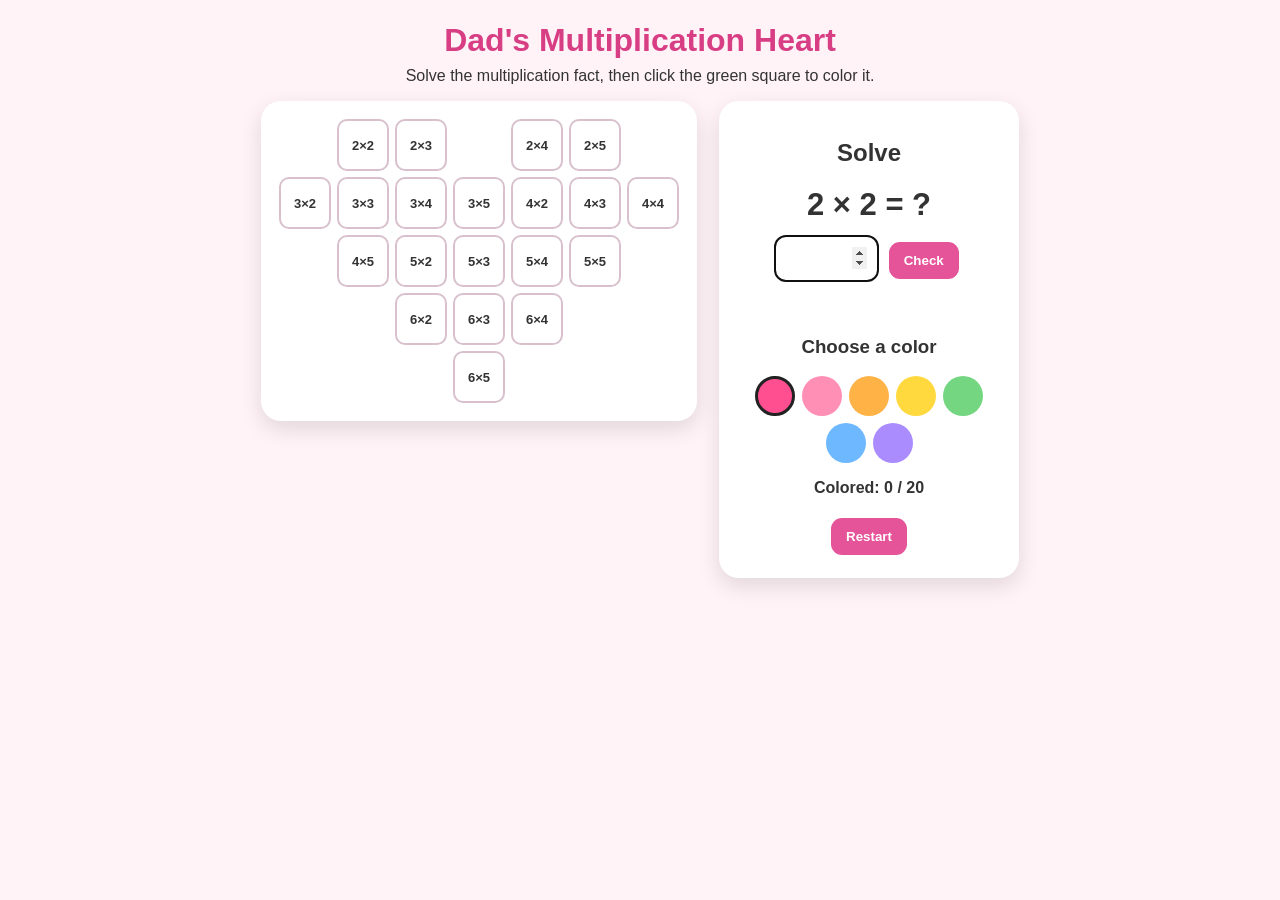
<file: dad-multiplication-heart/index.html>
<!DOCTYPE html>
<html lang="en">
<head>
<meta charset="UTF-8">
<meta name="viewport" content="width=device-width, initial-scale=1.0">
<title>Best Dad Ever Multiplication Heart</title>
<style>
*{box-sizing:border-box}
body{margin:0;min-height:100vh;font-family:Arial,sans-serif;background:#fff3f8;color:#333;display:flex;justify-content:center;align-items:flex-start;padding:18px;transition:background 1s ease;overflow-x:hidden}
body.finished{background:#ff86b5}
.game{width:min(900px,100%);text-align:center;position:relative;z-index:2}
h1{margin:4px 0 8px;color:#d83e83}.subtitle{margin:0 0 16px}
.layout{display:flex;justify-content:center;align-items:flex-start;gap:22px;flex-wrap:wrap}
.card{background:white;border-radius:20px;padding:18px;box-shadow:0 8px 22px rgba(0,0,0,.12)}
#heartBoard{display:grid;grid-template-columns:repeat(7,52px);gap:6px}
.cell{width:52px;height:52px;border-radius:10px;display:flex;justify-content:center;align-items:center;font-size:13px;font-weight:bold;user-select:none}
.empty{visibility:hidden}.piece{border:2px solid #d8c1cd;background:#fff;cursor:pointer;transition:.15s ease}.piece:hover{transform:scale(1.05)}
.piece.unlocked{border-color:#21a566;background:#e8fff1;box-shadow:0 0 0 3px rgba(33,165,102,.12)}
.piece.colored{color:transparent;border-color:transparent}
.controls{width:300px}#question{font-size:31px;font-weight:bold;margin:12px 0}
input{width:105px;padding:10px;font-size:20px;text-align:center;border:2px solid #ddd;border-radius:11px}
.mainButton{padding:11px 15px;border:none;border-radius:11px;background:#e55398;color:white;font-weight:bold;cursor:pointer;margin:5px}
#message{min-height:24px;margin-top:9px;font-weight:bold}
#colors{display:flex;justify-content:center;flex-wrap:wrap;gap:7px}.colorButton{width:40px;height:40px;border-radius:50%;border:3px solid transparent;cursor:pointer}.colorButton.selected{border-color:#222}
#progress{font-weight:bold}
#surprise{display:none;margin:22px auto 0;padding:24px;border-radius:22px;background:rgba(255,255,255,.97);box-shadow:0 10px 30px rgba(0,0,0,.18);max-width:650px;animation:pop .7s ease}
#surprise h2{font-size:46px;margin:4px 0 8px;color:#d61f72}#surprise .hearts{font-size:34px;line-height:1.5}
@keyframes pop{0%{transform:scale(.3);opacity:0}70%{transform:scale(1.08);opacity:1}100%{transform:scale(1)}}
#confetti{position:fixed;inset:0;width:100%;height:100%;pointer-events:none;z-index:10}.floating-heart{position:fixed;bottom:-40px;font-size:30px;animation:floatUp 4s linear forwards;z-index:8;pointer-events:none}
@keyframes floatUp{0%{transform:translateY(0) scale(.7);opacity:0}15%{opacity:1}100%{transform:translateY(-115vh) scale(1.4) rotate(20deg);opacity:0}}
@media(max-width:600px){#heartBoard{grid-template-columns:repeat(7,40px);gap:4px}.cell{width:40px;height:40px;font-size:10px}.card{padding:13px}#surprise h2{font-size:36px}}
</style>
</head>
<body>
<canvas id="confetti"></canvas>
<div class="game">
<h1>Dad's Multiplication Heart</h1>
<p class="subtitle">Solve the multiplication fact, then click the green square to color it.</p>
<div class="layout">
<div class="card"><div id="heartBoard"></div></div>
<div class="card controls">
<h2>Solve</h2><div id="question"></div>
<input id="answer" type="number" inputmode="numeric" aria-label="Your answer">
<button class="mainButton" id="checkButton">Check</button>
<div id="message"></div>
<h3>Choose a color</h3><div id="colors"></div>
<p id="progress"></p><button class="mainButton" id="restartButton">Restart</button>
</div></div>
<div id="surprise"><div class="hearts">💗 💖 💕 ❤️ 💓 💞 💘</div><h2>BEST DAD EVER</h2><div class="hearts">❤️ 💕 💗 💖 💘 💞 💓</div></div>
</div>
<script>
(function(){
const shape=[[0,1,1,0,1,1,0],[1,1,1,1,1,1,1],[0,1,1,1,1,1,0],[0,0,1,1,1,0,0],[0,0,0,1,0,0,0]];
const facts=[[2,2],[2,3],[2,4],[2,5],[3,2],[3,3],[3,4],[3,5],[4,2],[4,3],[4,4],[4,5],[5,2],[5,3],[5,4],[5,5],[6,2],[6,3],[6,4],[6,5]];
const palette=['#ff4f91','#ff8fb5','#ffb347','#ffd93d','#74d680','#6db8ff','#aa8cff'];
const board=document.getElementById('heartBoard'),question=document.getElementById('question'),answer=document.getElementById('answer'),message=document.getElementById('message'),colorsBox=document.getElementById('colors'),progress=document.getElementById('progress'),surprise=document.getElementById('surprise'),checkButton=document.getElementById('checkButton'),restartButton=document.getElementById('restartButton');
let current=0,colored=0,selectedColor=palette[0],pieces=[];
function buildGame(){board.innerHTML='';colorsBox.innerHTML='';current=0;colored=0;pieces=[];selectedColor=palette[0];surprise.style.display='none';surprise.innerHTML='<div class="hearts">💗 💖 💕 ❤️ 💓 💞 💘</div><h2>BEST DAD EVER</h2><div class="hearts">❤️ 💕 💗 💖 💘 💞 💓</div>';document.body.classList.remove('finished');message.textContent='';let index=0;shape.forEach(row=>row.forEach(value=>{const cell=document.createElement('div');cell.className='cell';if(value===0){cell.classList.add('empty')}else{cell.classList.add('piece');const fact=facts[index];cell.textContent=fact[0]+'×'+fact[1];cell.dataset.unlocked='false';cell.dataset.colored='false';cell.addEventListener('click',()=>{if(cell.dataset.unlocked!=='true'||cell.dataset.colored==='true')return;cell.style.background=selectedColor;cell.classList.add('colored');cell.dataset.colored='true';colored++;updateProgress();if(colored===pieces.length)finishGame()});pieces.push(cell);index++}board.appendChild(cell)}));palette.forEach((color,index)=>{const button=document.createElement('button');button.className='colorButton'+(index===0?' selected':'');button.style.background=color;button.setAttribute('aria-label','Choose color');button.addEventListener('click',()=>{selectedColor=color;document.querySelectorAll('.colorButton').forEach(btn=>btn.classList.remove('selected'));button.classList.add('selected')});colorsBox.appendChild(button)});showQuestion();updateProgress()}
function showQuestion(){if(current>=pieces.length){question.textContent='All unlocked!';answer.value='';return}const fact=facts[current];question.textContent=fact[0]+' × '+fact[1]+' = ?';answer.value='';answer.focus()}
function checkAnswer(){if(current>=pieces.length)return;const fact=facts[current],userAnswer=Number(answer.value);if(answer.value!==''&&userAnswer===fact[0]*fact[1]){const cell=pieces[current];cell.dataset.unlocked='true';cell.classList.add('unlocked');message.textContent='Correct! Click the green square to color it.';message.style.color='#16804e';current++;showQuestion()}else{message.textContent='Try again!';message.style.color='#d32653';answer.select()}}
function updateProgress(){progress.textContent='Colored: '+colored+' / '+pieces.length}
function finishGame(){document.body.classList.add('finished');surprise.style.display='block';message.textContent='You finished the heart! 🎉';message.style.color='#d61f72';launchConfetti();launchHearts()}
function launchHearts(){const hearts=['❤️','💗','💖','💕','💞','💘','💓'];let count=0;const timer=setInterval(()=>{const heart=document.createElement('div');heart.className='floating-heart';heart.textContent=hearts[Math.floor(Math.random()*hearts.length)];heart.style.left=Math.random()*95+'vw';heart.style.animationDuration=(3+Math.random()*2)+'s';document.body.appendChild(heart);setTimeout(()=>heart.remove(),5200);count++;if(count>45)clearInterval(timer)},100)}
function launchConfetti(){const canvas=document.getElementById('confetti'),ctx=canvas.getContext('2d');canvas.width=innerWidth;canvas.height=innerHeight;const confetti=Array.from({length:180},()=>({x:Math.random()*canvas.width,y:-20-Math.random()*canvas.height,w:6+Math.random()*8,h:8+Math.random()*10,speed:2+Math.random()*5,drift:-2+Math.random()*4,rotation:Math.random()*Math.PI,rotationSpeed:-.15+Math.random()*.3,color:['#ff2f85','#ffffff','#ffd93d','#ff8ab8','#8c52ff','#ff5e5e'][Math.floor(Math.random()*6)]}));let frames=0;function animate(){ctx.clearRect(0,0,canvas.width,canvas.height);confetti.forEach(c=>{c.y+=c.speed;c.x+=c.drift;c.rotation+=c.rotationSpeed;ctx.save();ctx.translate(c.x,c.y);ctx.rotate(c.rotation);ctx.fillStyle=c.color;ctx.fillRect(-c.w/2,-c.h/2,c.w,c.h);ctx.restore();if(c.y>canvas.height+20){c.y=-20;c.x=Math.random()*canvas.width}});frames++;if(frames<420)requestAnimationFrame(animate);else ctx.clearRect(0,0,canvas.width,canvas.height)}animate()}
checkButton.addEventListener('click',checkAnswer);restartButton.addEventListener('click',buildGame);answer.addEventListener('keydown',e=>{if(e.key==='Enter')checkAnswer()});buildGame();
})();
</script>
</body>
</html>
</file>
